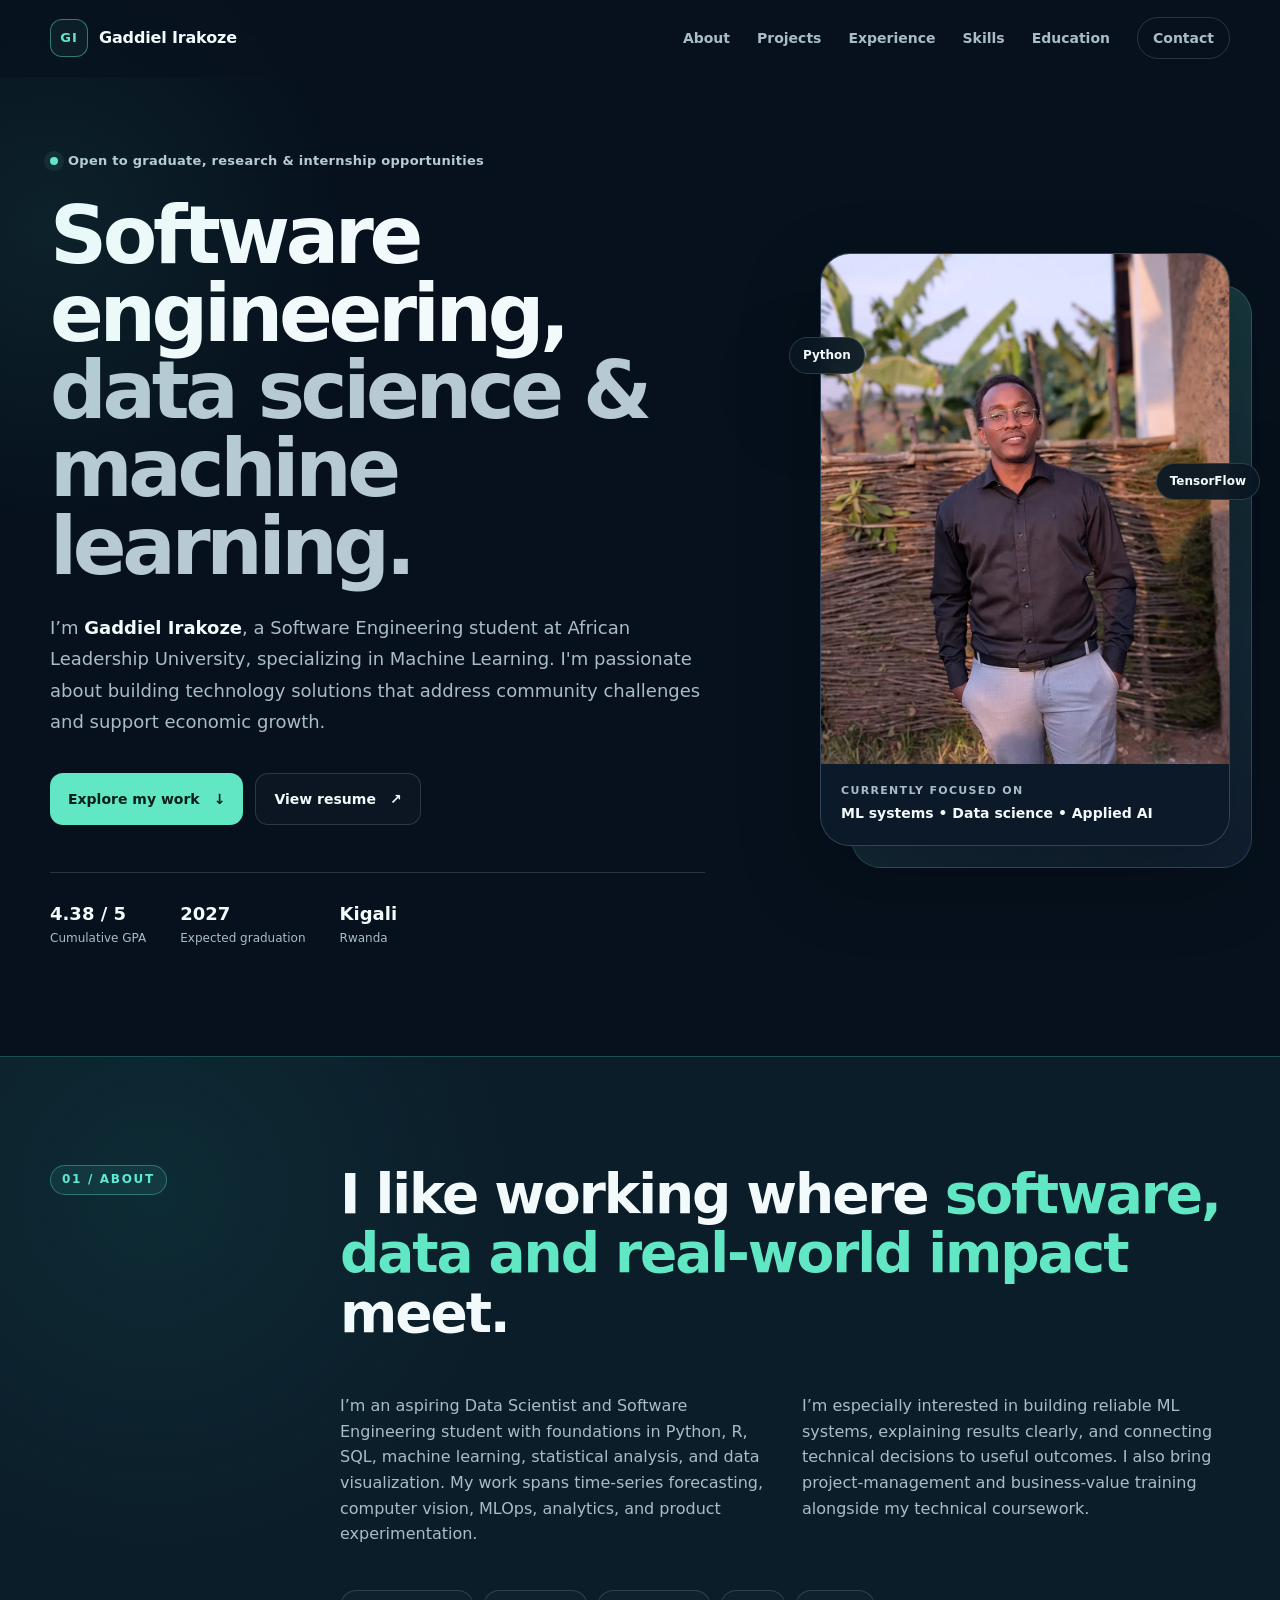
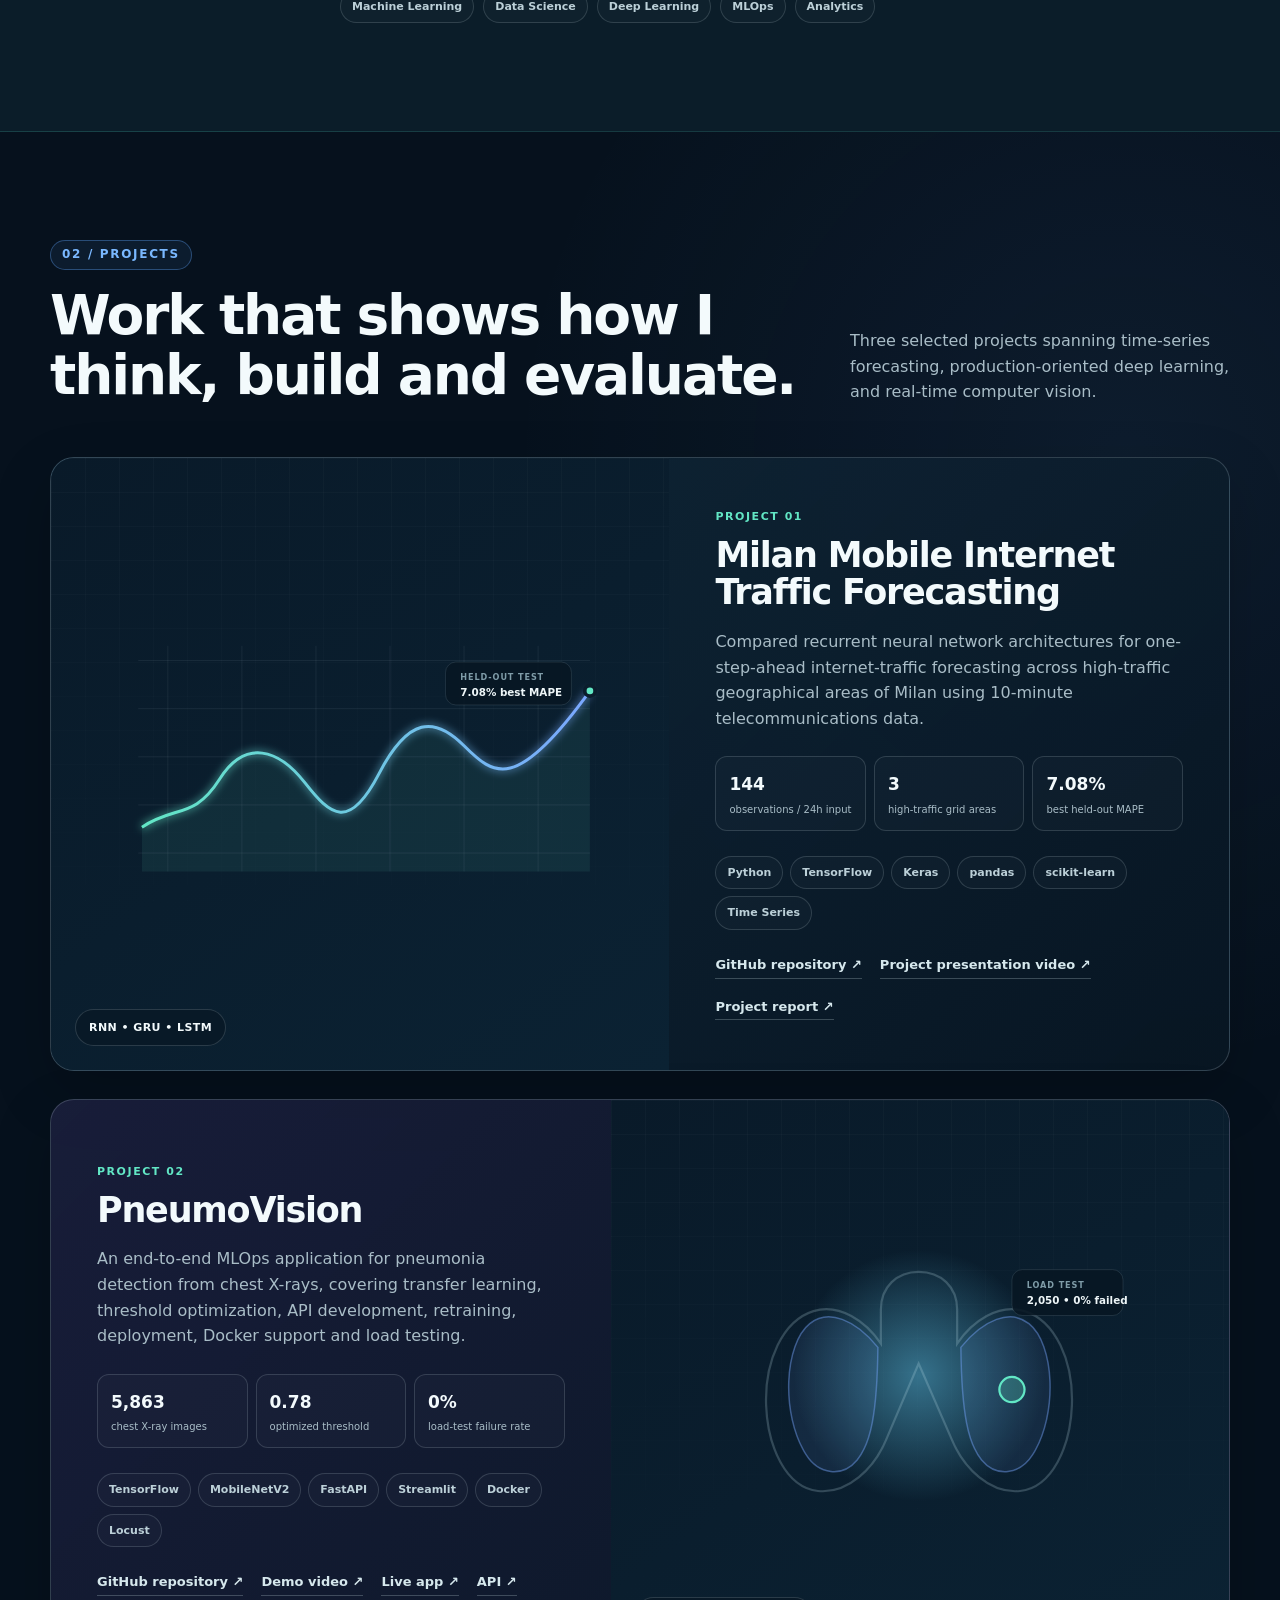
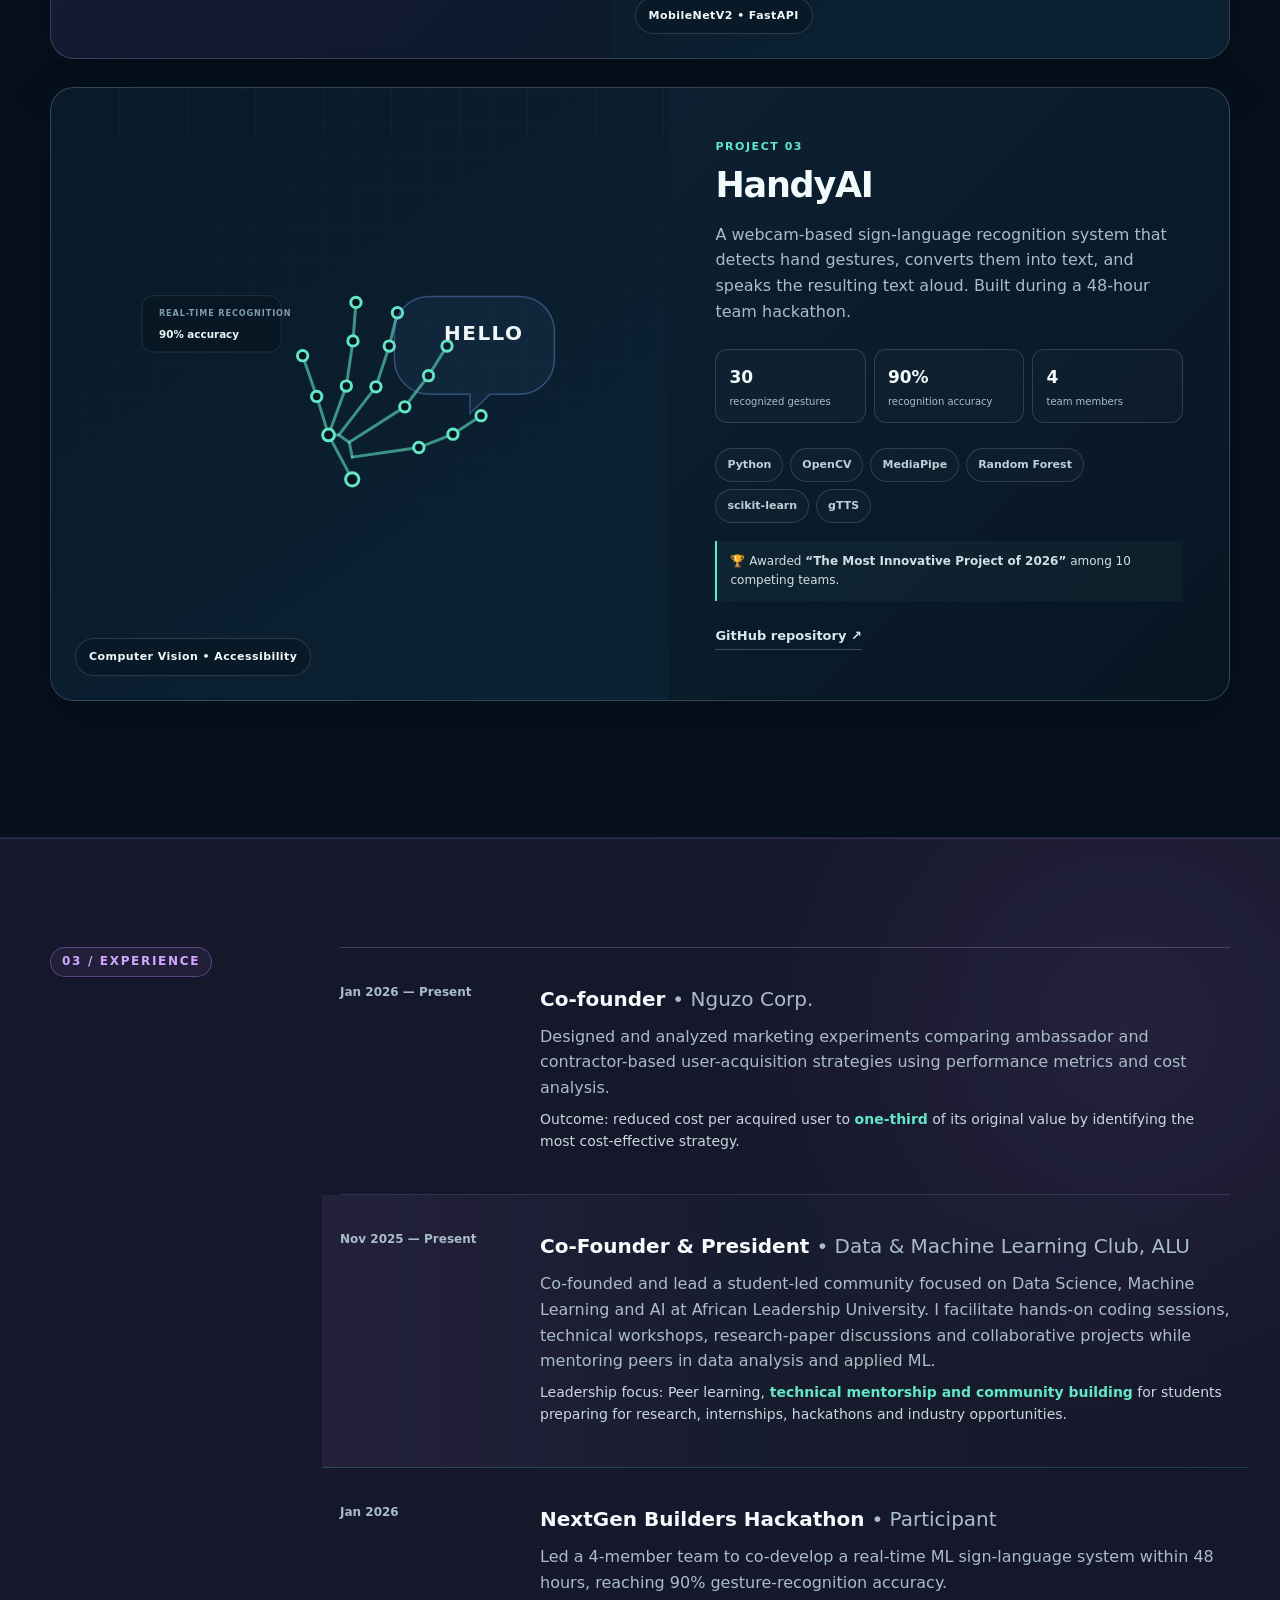
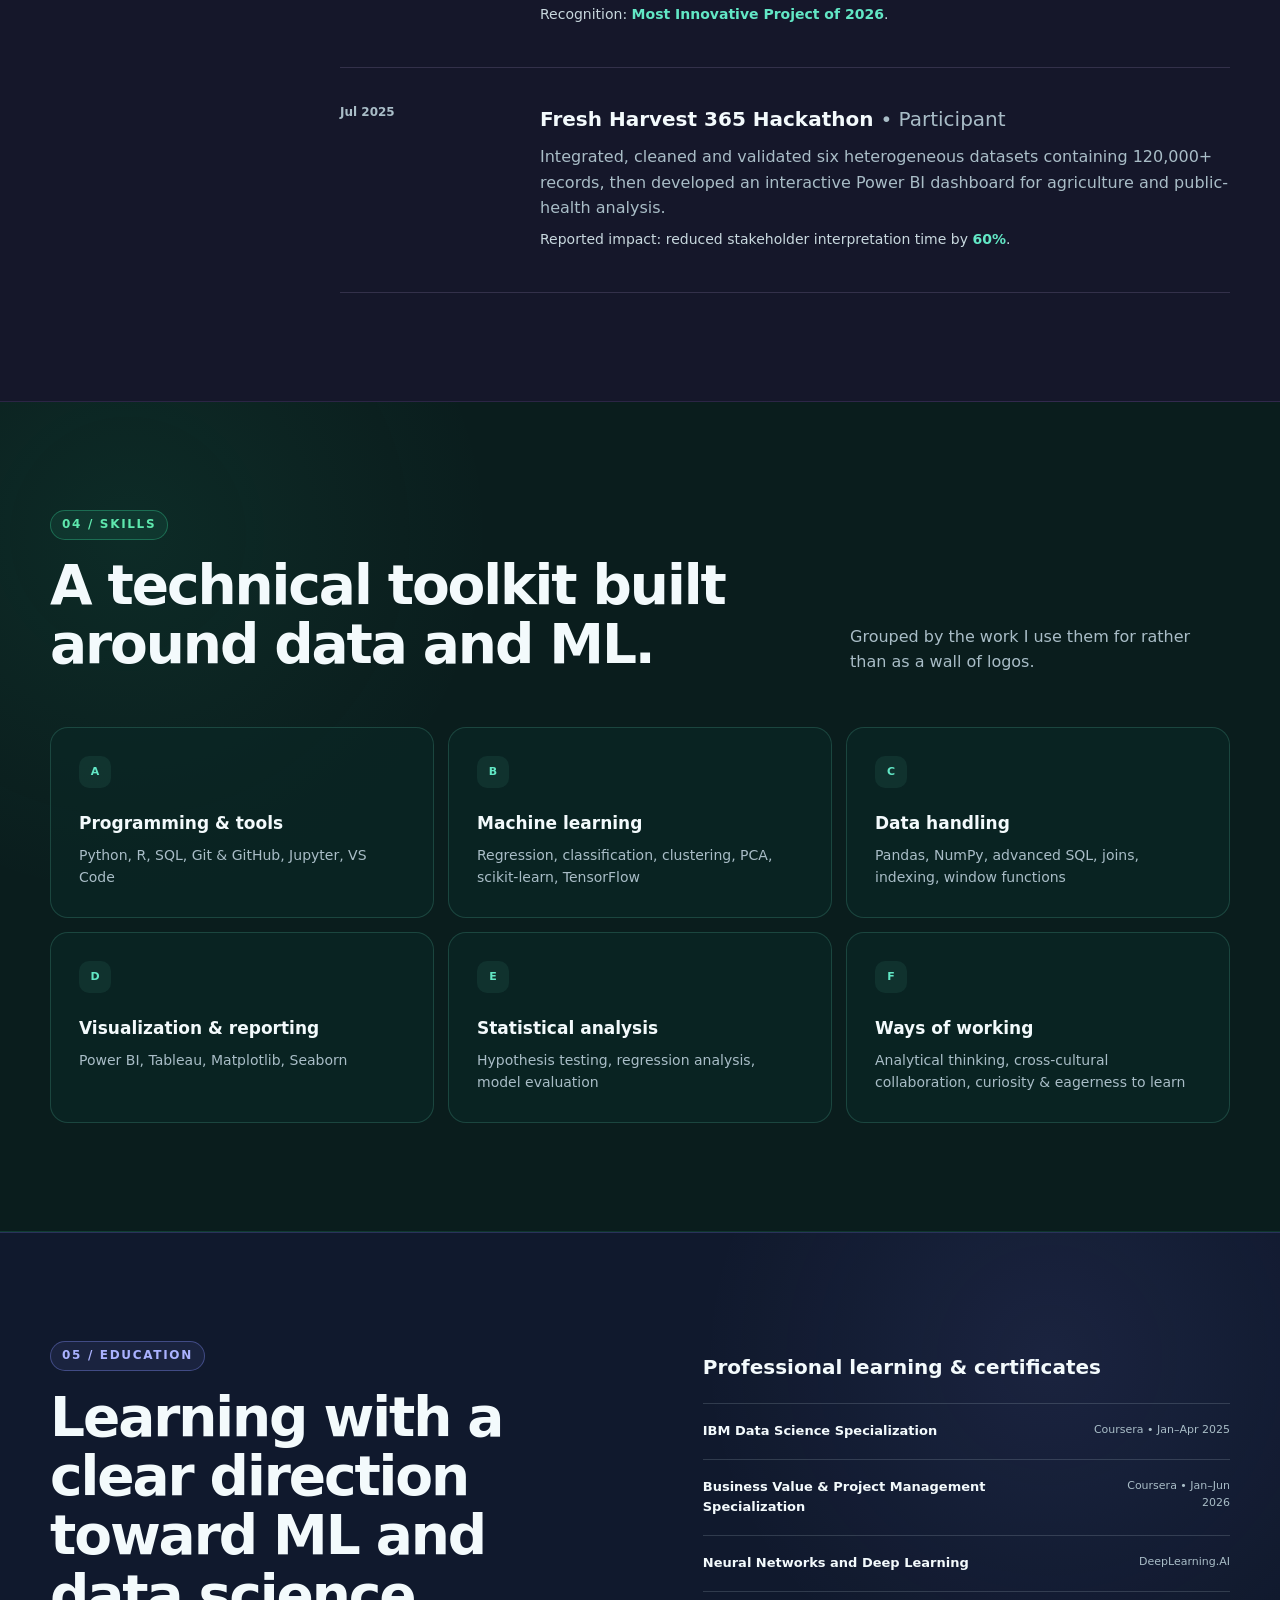
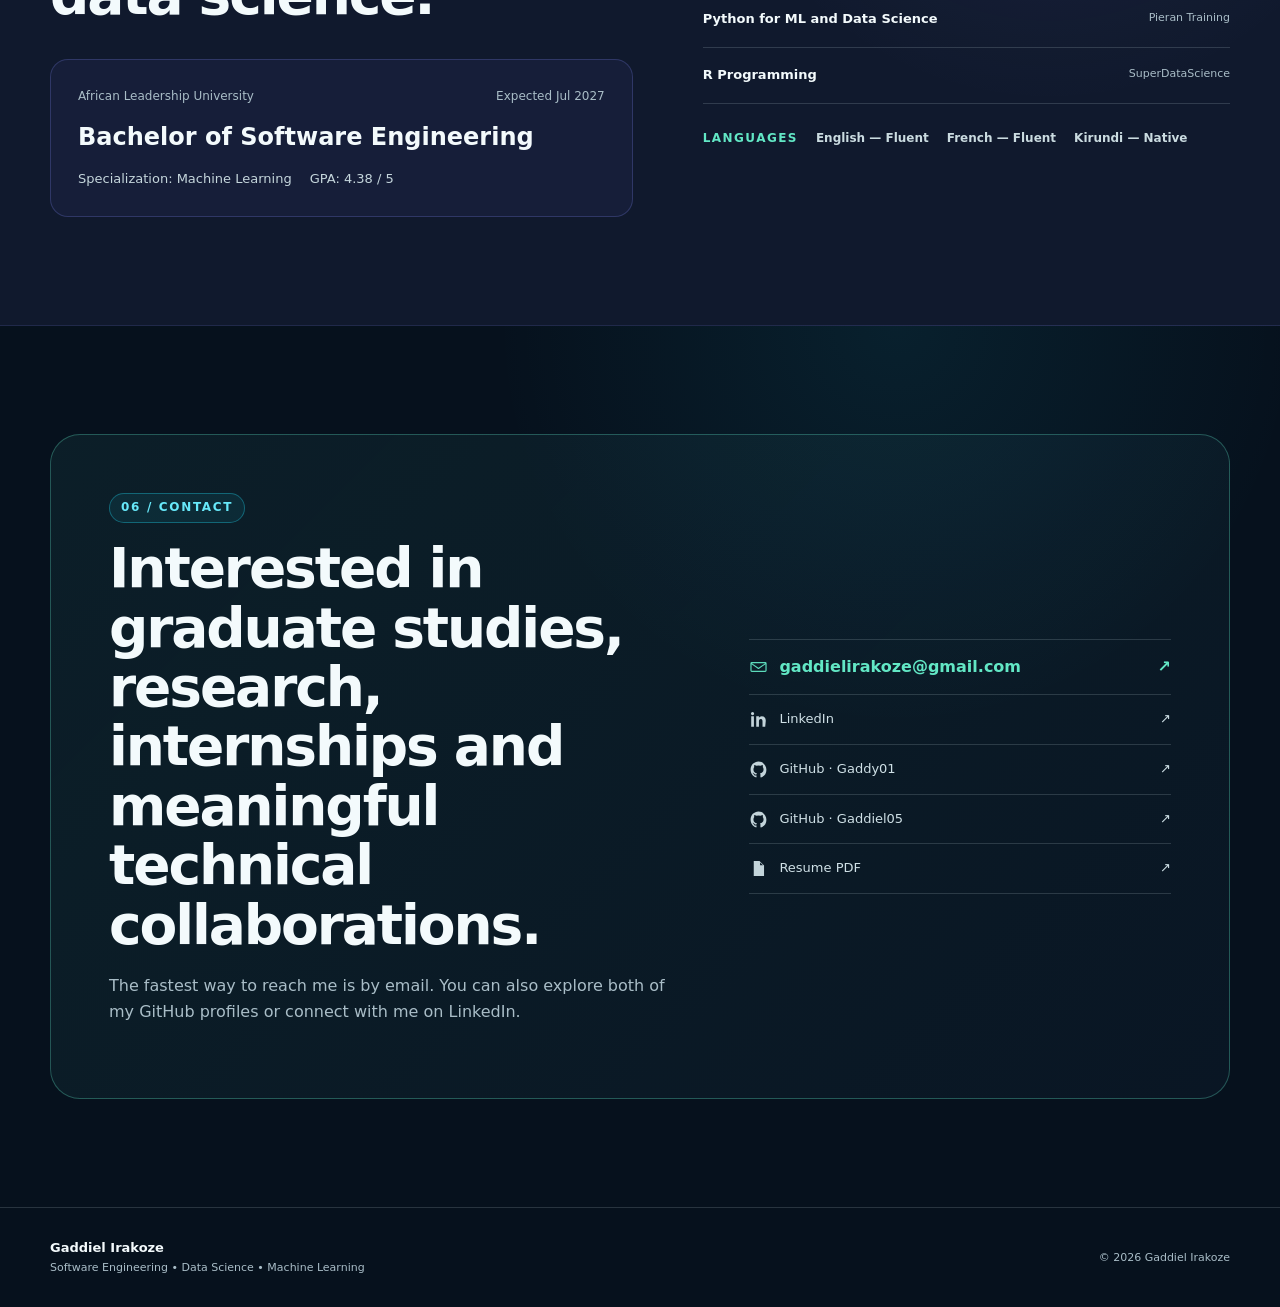
<file: index.html>
<!doctype html>
<html lang="en">
<head>
  <meta charset="utf-8" />
  <meta name="viewport" content="width=device-width, initial-scale=1" />
  <meta name="description" content="Portfolio of Gaddiel Irakoze — Software Engineering student focused on data science, machine learning, and AI." />
  <meta name="theme-color" content="#08131f" />
  <meta property="og:title" content="Gaddiel Irakoze | Data Science & ML Portfolio" />
  <meta property="og:description" content="Selected machine learning, MLOps, computer vision, and data projects by Gaddiel Irakoze." />
  <meta property="og:type" content="website" />
  <title>Gaddiel Irakoze | Portfolio</title>
  <link rel="stylesheet" href="styles.css" />
</head>
<body>
  <a class="skip-link" href="#main">Skip to content</a>

  <header class="site-header" id="top">
    <div class="container nav-wrap">
      <a class="brand" href="#top" aria-label="Gaddiel Irakoze home">
        <span class="brand-mark">GI</span>
        <span>Gaddiel Irakoze</span>
      </a>
      <button class="menu-btn" type="button" aria-label="Toggle navigation" aria-expanded="false">Menu</button>
      <nav class="nav" aria-label="Primary navigation">
        <a href="#about">About</a>
        <a href="#projects">Projects</a>
        <a href="#experience">Experience</a>
        <a href="#skills">Skills</a>
        <a href="#education">Education</a>
        <a class="nav-cta" href="#contact">Contact</a>
      </nav>
    </div>
  </header>

  <main id="main">
    <section class="hero section-pad">
      <div class="container hero-grid">
        <div class="hero-copy reveal">
          <div class="eyebrow"><span class="status-dot"></span> Open to graduate, research & internship opportunities</div>
          <h1>Software engineering,<br><span>data science & machine learning.</span></h1>
          <p class="hero-lead">I’m <strong>Gaddiel Irakoze</strong>, a Software Engineering student at African Leadership University, specializing in Machine Learning. I'm passionate about building technology solutions that address community challenges and support economic growth.</p>
          <div class="hero-actions">
            <a class="btn btn-primary" href="#projects">Explore my work <span aria-hidden="true">↓</span></a>
            <a class="btn btn-secondary" href="resume.html" target="_blank" rel="noopener">View resume <span aria-hidden="true">↗</span></a>
          </div>
          <div class="hero-meta" aria-label="Profile highlights">
            <div><strong>4.38 / 5</strong><span>Cumulative GPA</span></div>
            <div><strong>2027</strong><span>Expected graduation</span></div>
            <div><strong>Kigali</strong><span>Rwanda</span></div>
          </div>
        </div>

        <div class="hero-photo-wrap reveal delay-1">
          <div class="photo-backdrop"></div>
          <figure class="hero-photo-card">
            <img src="assets/gaddiel-profile.webp" alt="Portrait of Gaddiel Irakoze" decoding="async" />
            <figcaption>
              <span>Currently focused on</span>
              <strong>ML systems • Data science • Applied AI</strong>
            </figcaption>
          </figure>
          <div class="floating-chip chip-one">Python</div>
          <div class="floating-chip chip-two">TensorFlow</div>
        </div>
      </div>
    </section>

    <section class="about section-pad" id="about">
      <div class="container split-section">
        <div class="section-kicker reveal">01 / About</div>
        <div class="about-content reveal delay-1">
          <h2>I like working where <span>software, data and real-world impact</span> meet.</h2>
          <div class="about-columns">
            <p>I’m an aspiring Data Scientist and Software Engineering student with foundations in Python, R, SQL, machine learning, statistical analysis, and data visualization. My work spans time-series forecasting, computer vision, MLOps, analytics, and product experimentation.</p>
            <p>I’m especially interested in building reliable ML systems, explaining results clearly, and connecting technical decisions to useful outcomes. I also bring project-management and business-value training alongside my technical coursework.</p>
          </div>
          <div class="focus-row" aria-label="Areas of focus">
            <span>Machine Learning</span><span>Data Science</span><span>Deep Learning</span><span>MLOps</span><span>Analytics</span>
          </div>
        </div>
      </div>
    </section>

    <section class="projects section-pad" id="projects">
      <div class="container">
        <div class="section-head reveal">
          <div>
            <div class="section-kicker">02 / Projects</div>
            <h2>Work that shows how I think, build and evaluate.</h2>
          </div>
          <p>Three selected projects spanning time-series forecasting, production-oriented deep learning, and real-time computer vision.</p>
        </div>

        <article class="project-feature reveal">
          <div class="project-visual visual-forecast" aria-hidden="true">
            <svg viewBox="0 0 760 430" role="img">
              <defs>
                <linearGradient id="g1" x1="0" x2="1"><stop stop-color="#62e7c5"/><stop offset="1" stop-color="#7aa7ff"/></linearGradient>
                <filter id="glow"><feGaussianBlur stdDeviation="6" result="b"/><feMerge><feMergeNode in="b"/><feMergeNode in="SourceGraphic"/></feMerge></filter>
              </defs>
              <g class="chart-grid">
                <path d="M80 75H690M80 140H690M80 205H690M80 270H690M80 335H690"/>
                <path d="M120 55V360M220 55V360M320 55V360M420 55V360M520 55V360M620 55V360"/>
              </g>
              <path class="area" d="M85 300 C130 270 155 290 190 235 S270 195 305 240 S365 305 405 228 S480 150 520 190 S590 255 690 116 L690 360 L85 360 Z" />
              <path class="line" d="M85 300 C130 270 155 290 190 235 S270 195 305 240 S365 305 405 228 S480 150 520 190 S590 255 690 116" stroke="url(#g1)" filter="url(#glow)"/>
              <circle cx="690" cy="116" r="7" class="chart-dot"/>
              <rect x="495" y="77" width="170" height="58" rx="14" class="chart-label-bg"/>
              <text x="515" y="101" class="chart-label-small">HELD-OUT TEST</text>
              <text x="515" y="123" class="chart-label-big">7.08% best MAPE</text>
            </svg>
            <div class="visual-badge">RNN • GRU • LSTM</div>
          </div>
          <div class="project-info">
            <div class="project-number">Project 01</div>
            <h3>Milan Mobile Internet Traffic Forecasting</h3>
            <p>Compared recurrent neural network architectures for one-step-ahead internet-traffic forecasting across high-traffic geographical areas of Milan using 10-minute telecommunications data.</p>
            <div class="metric-grid">
              <div><strong>144</strong><span>observations / 24h input</span></div>
              <div><strong>3</strong><span>high-traffic grid areas</span></div>
              <div><strong>7.08%</strong><span>best held-out MAPE</span></div>
            </div>
            <div class="tags"><span>Python</span><span>TensorFlow</span><span>Keras</span><span>pandas</span><span>scikit-learn</span><span>Time Series</span></div>
            <div class="project-links">
              <a href="https://github.com/Gaddy01/Time-Series-Forcasting" target="_blank" rel="noopener">GitHub repository ↗</a>
              <a href="https://drive.google.com/file/d/1jmcS0mlG3AqNaOU6c-vLHk1NgRH6qXg7/view?usp=sharing" target="_blank" rel="noopener">Project presentation video ↗</a>
              <a href="https://docs.google.com/document/d/1GnOnEtGckwDOdJhEp81oR4MeClpOC-Ag/edit?usp=sharing&ouid=108586448699878225906&rtpof=true&sd=true" target="_blank" rel="noopener">Project report ↗</a>
            </div>
          </div>
        </article>

        <article class="project-feature project-reverse reveal">
          <div class="project-visual visual-pneumo" aria-hidden="true">
            <svg viewBox="0 0 760 430" role="img">
              <defs>
                <radialGradient id="lungGlow"><stop offset="0" stop-color="#6bd9ff" stop-opacity=".45"/><stop offset="1" stop-color="#6bd9ff" stop-opacity="0"/></radialGradient>
                <linearGradient id="scanLine" x1="0" x2="1"><stop stop-color="#55dfbd" stop-opacity="0"/><stop offset=".5" stop-color="#55dfbd"/><stop offset="1" stop-color="#55dfbd" stop-opacity="0"/></linearGradient>
              </defs>
              <circle cx="380" cy="210" r="170" fill="url(#lungGlow)"/>
              <path class="body-line" d="M379 70c-29 0-51 20-51 51v46c-20-30-56-55-91-44-42 13-66 68-64 127 2 55 26 111 70 116 41 4 76-31 92-69l44-103 45 103c16 38 51 73 92 69 44-5 68-61 70-116 2-59-22-114-64-127-35-11-71 14-91 44v-46c0-31-22-51-52-51z"/>
              <path class="lung-fill" d="M324 172c-31-38-67-52-92-32-34 27-40 121-5 177 17 27 49 31 69 7 18-22 27-62 28-152zM436 172c31-38 67-52 92-32 34 27 40 121 5 177-17 27-49 31-69 7-18-22-27-62-28-152z"/>
              <path d="M177 244H583" stroke="url(#scanLine)" stroke-width="5"/>
              <circle cx="505" cy="229" r="17" class="scan-hit"/>
              <rect x="505" y="67" width="150" height="62" rx="14" class="chart-label-bg"/>
              <text x="525" y="92" class="chart-label-small">LOAD TEST</text>
              <text x="525" y="114" class="chart-label-big">2,050 • 0% failed</text>
            </svg>
            <div class="visual-badge">MobileNetV2 • FastAPI</div>
          </div>
          <div class="project-info">
            <div class="project-number">Project 02</div>
            <h3>PneumoVision</h3>
            <p>An end-to-end MLOps application for pneumonia detection from chest X-rays, covering transfer learning, threshold optimization, API development, retraining, deployment, Docker support and load testing.</p>
            <div class="metric-grid">
              <div><strong>5,863</strong><span>chest X-ray images</span></div>
              <div><strong>0.78</strong><span>optimized threshold</span></div>
              <div><strong>0%</strong><span>load-test failure rate</span></div>
            </div>
            <div class="tags"><span>TensorFlow</span><span>MobileNetV2</span><span>FastAPI</span><span>Streamlit</span><span>Docker</span><span>Locust</span></div>
            <div class="project-links">
              <a href="https://github.com/Gaddy01/MLPipeline-Summative-MLOP" target="_blank" rel="noopener">GitHub repository ↗</a>
              <a href="https://www.youtube.com/watch?v=96DtQLmlbhQ" target="_blank" rel="noopener">Demo video ↗</a>
              <a href="https://pneumonia-ui-zqlo.onrender.com" target="_blank" rel="noopener">Live app ↗</a>
              <a href="https://pneumovision-kkwn.onrender.com" target="_blank" rel="noopener">API ↗</a>
            </div>
          </div>
        </article>

        <article class="project-feature reveal">
          <div class="project-visual visual-handy" aria-hidden="true">
            <svg viewBox="0 0 760 430" role="img">
              <g class="landmark-lines">
                <path d="M369 330L337 270L321 218L302 163"/>
                <path d="M337 270L361 204L370 143L374 91"/>
                <path d="M351 270L401 205L419 150L430 105"/>
                <path d="M365 280L440 232L472 190L497 150"/>
                <path d="M369 300L459 287L505 269L543 244"/>
                <path d="M337 270L351 270L365 280L369 300"/>
              </g>
              <g class="landmarks">
                <circle cx="369" cy="330" r="9"/><circle cx="337" cy="270" r="8"/><circle cx="321" cy="218" r="7"/><circle cx="302" cy="163" r="7"/>
                <circle cx="361" cy="204" r="7"/><circle cx="370" cy="143" r="7"/><circle cx="374" cy="91" r="7"/>
                <circle cx="401" cy="205" r="7"/><circle cx="419" cy="150" r="7"/><circle cx="430" cy="105" r="7"/>
                <circle cx="440" cy="232" r="7"/><circle cx="472" cy="190" r="7"/><circle cx="497" cy="150" r="7"/>
                <circle cx="459" cy="287" r="7"/><circle cx="505" cy="269" r="7"/><circle cx="543" cy="244" r="7"/>
              </g>
              <rect x="85" y="82" width="188" height="76" rx="16" class="chart-label-bg"/>
              <text x="108" y="110" class="chart-label-small">REAL-TIME RECOGNITION</text>
              <text x="108" y="139" class="chart-label-big">90% accuracy</text>
              <path class="speech-line" d="M473 83h122c26 0 47 21 47 47v38c0 26-21 47-47 47h-40l-27 26v-26h-55c-26 0-47-21-47-47v-38c0-26 21-47 47-47z"/>
              <text x="493" y="142" class="speech-text">HELLO</text>
            </svg>
            <div class="visual-badge">Computer Vision • Accessibility</div>
          </div>
          <div class="project-info">
            <div class="project-number">Project 03</div>
            <h3>HandyAI</h3>
            <p>A webcam-based sign-language recognition system that detects hand gestures, converts them into text, and speaks the resulting text aloud. Built during a 48-hour team hackathon.</p>
            <div class="metric-grid">
              <div><strong>30</strong><span>recognized gestures</span></div>
              <div><strong>90%</strong><span>recognition accuracy</span></div>
              <div><strong>4</strong><span>team members</span></div>
            </div>
            <div class="tags"><span>Python</span><span>OpenCV</span><span>MediaPipe</span><span>Random Forest</span><span>scikit-learn</span><span>gTTS</span></div>
            <div class="project-award">🏆 Awarded <strong>“The Most Innovative Project of 2026”</strong> among 10 competing teams.</div>
            <div class="project-links">
              <a href="https://github.com/Gaddiel05/Cognition-Crew-Project" target="_blank" rel="noopener">GitHub repository ↗</a>
            </div>
          </div>
        </article>
      </div>
    </section>

    <section class="experience section-pad" id="experience">
      <div class="container split-section">
        <div class="section-kicker reveal">03 / Experience</div>
        <div class="timeline reveal delay-1">
          <article class="timeline-item">
            <div class="timeline-date">Jan 2026 — Present</div>
            <div class="timeline-body">
              <h3>Co-founder <span>• Nguzo Corp.</span></h3>
              <p>Designed and analyzed marketing experiments comparing ambassador and contractor-based user-acquisition strategies using performance metrics and cost analysis.</p>
              <p class="outcome">Outcome: reduced cost per acquired user to <strong>one-third</strong> of its original value by identifying the most cost-effective strategy.</p>
            </div>
          </article>
          <article class="timeline-item featured-role">
            <div class="timeline-date">Nov 2025 — Present</div>
            <div class="timeline-body">
              <h3>Co-Founder &amp; President <span>• Data &amp; Machine Learning Club, ALU</span></h3>
              <p>Co-founded and lead a student-led community focused on Data Science, Machine Learning and AI at African Leadership University. I facilitate hands-on coding sessions, technical workshops, research-paper discussions and collaborative projects while mentoring peers in data analysis and applied ML.</p>
              <p class="outcome">Leadership focus: Peer learning,<strong> technical mentorship and community building</strong> for students preparing for research, internships, hackathons and industry opportunities.</p>
            </div>
          </article>
          <article class="timeline-item">
            <div class="timeline-date">Jan 2026</div>
            <div class="timeline-body">
              <h3>NextGen Builders Hackathon <span>• Participant</span></h3>
              <p>Led a 4-member team to co-develop a real-time ML sign-language system within 48 hours, reaching 90% gesture-recognition accuracy.</p>
              <p class="outcome">Recognition: <strong>Most Innovative Project of 2026</strong>.</p>
            </div>
          </article>
          <article class="timeline-item">
            <div class="timeline-date">Jul 2025</div>
            <div class="timeline-body">
              <h3>Fresh Harvest 365 Hackathon <span>• Participant</span></h3>
              <p>Integrated, cleaned and validated six heterogeneous datasets containing 120,000+ records, then developed an interactive Power BI dashboard for agriculture and public-health analysis.</p>
              <p class="outcome">Reported impact: reduced stakeholder interpretation time by <strong>60%</strong>.</p>
            </div>
          </article>
        </div>
      </div>
    </section>

    <section class="skills section-pad" id="skills">
      <div class="container">
        <div class="section-head reveal">
          <div><div class="section-kicker">04 / Skills</div><h2>A technical toolkit built around data and ML.</h2></div>
          <p>Grouped by the work I use them for rather than as a wall of logos.</p>
        </div>
        <div class="skills-grid reveal delay-1">
          <article><div class="skill-index">A</div><h3>Programming & tools</h3><p>Python, R, SQL, Git & GitHub, Jupyter, VS Code</p></article>
          <article><div class="skill-index">B</div><h3>Machine learning</h3><p>Regression, classification, clustering, PCA, scikit-learn, TensorFlow</p></article>
          <article><div class="skill-index">C</div><h3>Data handling</h3><p>Pandas, NumPy, advanced SQL, joins, indexing, window functions</p></article>
          <article><div class="skill-index">D</div><h3>Visualization & reporting</h3><p>Power BI, Tableau, Matplotlib, Seaborn</p></article>
          <article><div class="skill-index">E</div><h3>Statistical analysis</h3><p>Hypothesis testing, regression analysis, model evaluation</p></article>
          <article><div class="skill-index">F</div><h3>Ways of working</h3><p>Analytical thinking, cross-cultural collaboration, curiosity & eagerness to learn</p></article>
        </div>
      </div>
    </section>

    <section class="education section-pad" id="education">
      <div class="container education-grid">
        <div class="reveal">
          <div class="section-kicker">05 / Education</div>
          <h2>Learning with a clear direction toward ML and data science.</h2>
          <div class="edu-card primary-card">
            <div class="edu-top"><span>African Leadership University</span><span>Expected Jul 2027</span></div>
            <h3>Bachelor of Software Engineering</h3>
            <div class="edu-details"><span>Specialization: Machine Learning</span><span>GPA: 4.38 / 5</span></div>
          </div>
        </div>
        <div class="credentials reveal delay-1">
          <h3>Professional learning & certificates</h3>
          <div class="credential-list">
            <div><strong>IBM Data Science Specialization</strong><span>Coursera • Jan–Apr 2025</span></div>
            <div><strong>Business Value & Project Management Specialization</strong><span>Coursera • Jan–Jun 2026</span></div>
            <div><strong>Neural Networks and Deep Learning</strong><span>DeepLearning.AI</span></div>
            <div><strong>Python for ML and Data Science</strong><span>Pieran Training</span></div>
            <div><strong>R Programming</strong><span>SuperDataScience</span></div>
          </div>
          <div class="languages"><span>Languages</span><strong>English — Fluent</strong><strong>French — Fluent</strong><strong>Kirundi — Native</strong></div>
        </div>
      </div>
    </section>

    <section class="contact section-pad" id="contact">
      <div class="container contact-card reveal">
        <div>
          <div class="section-kicker">06 / Contact</div>
          <h2>Interested in graduate studies, research, internships and meaningful technical collaborations.</h2>
          <p>The fastest way to reach me is by email. You can also explore both of my GitHub profiles or connect with me on LinkedIn.</p>
        </div>
        <div class="contact-actions">
          <a class="contact-main" href="mailto:gaddielirakoze@gmail.com"><span class="contact-link-label"><svg class="contact-icon" viewBox="0 0 24 24" aria-hidden="true"><path d="M3.5 5.75h17a1.75 1.75 0 0 1 1.75 1.75v9a1.75 1.75 0 0 1-1.75 1.75h-17A1.75 1.75 0 0 1 1.75 16.5v-9A1.75 1.75 0 0 1 3.5 5.75Zm.12 1.5L12 13.02l8.38-5.77H3.62Zm17.13 1.43-8.32 5.73a.75.75 0 0 1-.86 0L3.25 8.68v7.82c0 .14.11.25.25.25h17a.25.25 0 0 0 .25-.25V8.68Z"/></svg><span>gaddielirakoze@gmail.com</span></span><span>↗</span></a>
          <a href="https://www.linkedin.com/in/irakoze-gaddiel-9075581b8" target="_blank" rel="noopener"><span class="contact-link-label"><svg class="contact-icon" viewBox="0 0 24 24" aria-hidden="true"><path d="M6.2 8.05H2.8V21h3.4V8.05ZM4.5 2.5A2 2 0 1 0 4.5 6.5a2 2 0 0 0 0-4ZM21.2 13.57c0-3.9-2.08-5.72-4.86-5.72-2.24 0-3.24 1.23-3.8 2.1V8.05H9.15V21h3.4v-6.41c0-1.69.32-3.33 2.42-3.33 2.07 0 2.1 1.94 2.1 3.44V21h3.4l.73-7.43Z"/></svg><span>LinkedIn</span></span><span>↗</span></a>
          <a href="https://github.com/Gaddy01" target="_blank" rel="noopener"><span class="contact-link-label"><svg class="contact-icon" viewBox="0 0 24 24" aria-hidden="true"><path d="M12 2C6.48 2 2 6.58 2 12.23c0 4.52 2.87 8.35 6.84 9.71.5.1.68-.22.68-.49 0-.24-.01-1.05-.01-1.91-2.78.62-3.37-1.2-3.37-1.2-.45-1.18-1.11-1.49-1.11-1.49-.91-.64.07-.63.07-.63 1 .07 1.53 1.06 1.53 1.06.9 1.57 2.35 1.12 2.92.86.09-.66.35-1.12.64-1.38-2.22-.26-4.56-1.14-4.56-5.06 0-1.12.39-2.03 1.03-2.75-.1-.26-.45-1.3.1-2.71 0 0 .84-.28 2.75 1.05A9.3 9.3 0 0 1 12 6.94a9.3 9.3 0 0 1 2.5.35c1.91-1.33 2.75-1.05 2.75-1.05.55 1.41.2 2.45.1 2.71.64.72 1.03 1.63 1.03 2.75 0 3.93-2.35 4.8-4.58 5.05.36.32.68.94.68 1.9 0 1.37-.01 2.48-.01 2.82 0 .27.18.59.69.49A10.25 10.25 0 0 0 22 12.23C22 6.58 17.52 2 12 2Z"/></svg><span>GitHub · Gaddy01</span></span><span>↗</span></a>
          <a href="https://github.com/Gaddiel05" target="_blank" rel="noopener"><span class="contact-link-label"><svg class="contact-icon" viewBox="0 0 24 24" aria-hidden="true"><path d="M12 2C6.48 2 2 6.58 2 12.23c0 4.52 2.87 8.35 6.84 9.71.5.1.68-.22.68-.49 0-.24-.01-1.05-.01-1.91-2.78.62-3.37-1.2-3.37-1.2-.45-1.18-1.11-1.49-1.11-1.49-.91-.64.07-.63.07-.63 1 .07 1.53 1.06 1.53 1.06.9 1.57 2.35 1.12 2.92.86.09-.66.35-1.12.64-1.38-2.22-.26-4.56-1.14-4.56-5.06 0-1.12.39-2.03 1.03-2.75-.1-.26-.45-1.3.1-2.71 0 0 .84-.28 2.75 1.05A9.3 9.3 0 0 1 12 6.94a9.3 9.3 0 0 1 2.5.35c1.91-1.33 2.75-1.05 2.75-1.05.55 1.41.2 2.45.1 2.71.64.72 1.03 1.63 1.03 2.75 0 3.93-2.35 4.8-4.58 5.05.36.32.68.94.68 1.9 0 1.37-.01 2.48-.01 2.82 0 .27.18.59.69.49A10.25 10.25 0 0 0 22 12.23C22 6.58 17.52 2 12 2Z"/></svg><span>GitHub · Gaddiel05</span></span><span>↗</span></a>
          <a href="resume.html" target="_blank" rel="noopener"><span class="contact-link-label"><svg class="contact-icon" viewBox="0 0 24 24" aria-hidden="true"><path d="M6 2.5h7.2L19 8.3V21.5H6V2.5Zm8 1.8V8h3.7L14 4.3ZM8.5 12h8v1.5h-8V12Zm0 3.5h8V17h-8v-1.5Z"/></svg><span>Resume PDF</span></span><span>↗</span></a>
        </div>
      </div>
    </section>
  </main>

  <footer>
    <div class="container footer-inner">
      <div><strong>Gaddiel Irakoze</strong><span>Software Engineering • Data Science • Machine Learning</span></div>
      <div>© <span id="year"></span> Gaddiel Irakoze</div>
    </div>
  </footer>

  <script src="script.js"></script>
</body>
</html>
</file>
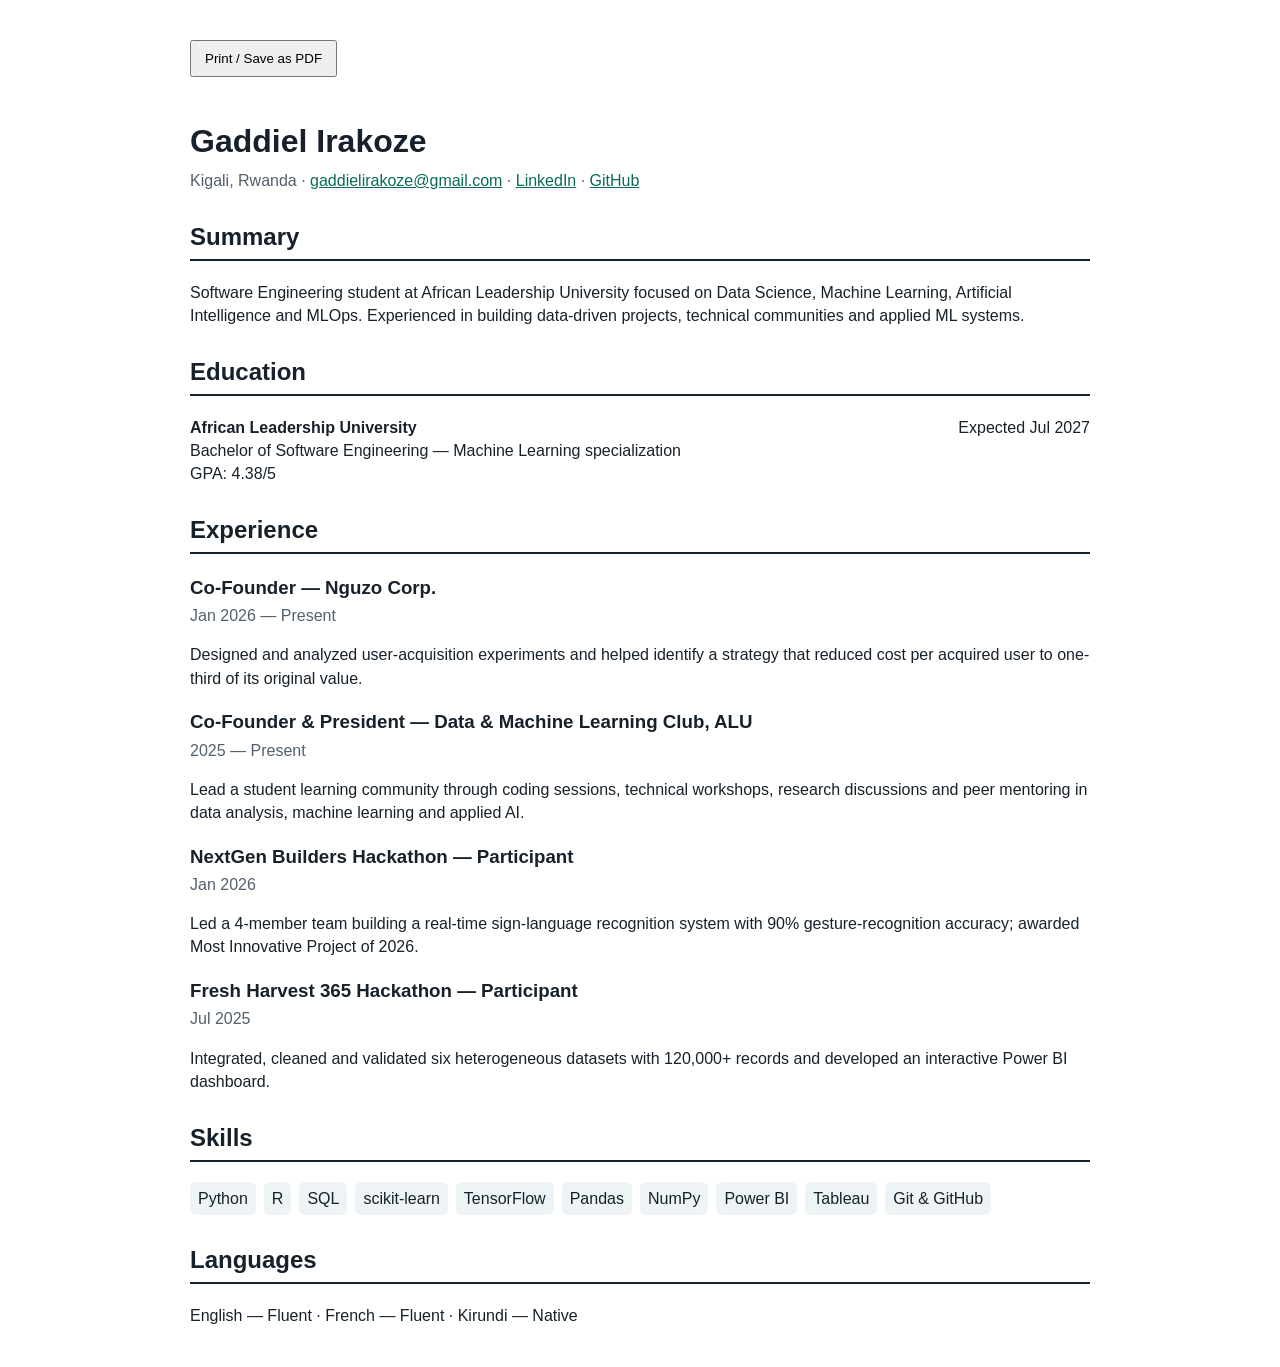
<file: resume.html>
<!doctype html>
<html lang="en"><head><meta charset="utf-8"><meta name="viewport" content="width=device-width,initial-scale=1"><title>Gaddiel Irakoze — Resume</title>
<style>body{font-family:Arial,sans-serif;max-width:900px;margin:40px auto;padding:0 24px;color:#17212b;line-height:1.45}h1{margin-bottom:4px}h2{border-bottom:2px solid #17212b;padding-bottom:4px;margin-top:28px}h3{margin-bottom:3px}.meta,.sub{color:#52606d}.row{display:flex;justify-content:space-between;gap:20px}.chips{display:flex;gap:8px;flex-wrap:wrap}.chips span{background:#eef3f6;padding:5px 8px;border-radius:6px}a{color:#0b6b57}.print{margin-bottom:20px;padding:9px 13px}@media print{body{margin:0;max-width:none}.print{display:none}a{color:#17212b;text-decoration:none}}</style></head><body>
<button class="print" onclick="window.print()">Print / Save as PDF</button><h1>Gaddiel Irakoze</h1><div class="meta">Kigali, Rwanda · <a href="mailto:gaddielirakoze@gmail.com">gaddielirakoze@gmail.com</a> · <a href="https://www.linkedin.com/in/irakoze-gaddiel-9075581b8">LinkedIn</a> · <a href="https://github.com/Gaddy01">GitHub</a></div>
<h2>Summary</h2><p>Software Engineering student at African Leadership University focused on Data Science, Machine Learning, Artificial Intelligence and MLOps. Experienced in building data-driven projects, technical communities and applied ML systems.</p>
<h2>Education</h2><div class="row"><div><strong>African Leadership University</strong><br>Bachelor of Software Engineering — Machine Learning specialization<br>GPA: 4.38/5</div><div>Expected Jul 2027</div></div>
<h2>Experience</h2><h3>Co-Founder — Nguzo Corp.</h3><div class="sub">Jan 2026 — Present</div><p>Designed and analyzed user-acquisition experiments and helped identify a strategy that reduced cost per acquired user to one-third of its original value.</p>
<h3>Co-Founder & President — Data & Machine Learning Club, ALU</h3><div class="sub">2025 — Present</div><p>Lead a student learning community through coding sessions, technical workshops, research discussions and peer mentoring in data analysis, machine learning and applied AI.</p>
<h3>NextGen Builders Hackathon — Participant</h3><div class="sub">Jan 2026</div><p>Led a 4-member team building a real-time sign-language recognition system with 90% gesture-recognition accuracy; awarded Most Innovative Project of 2026.</p>
<h3>Fresh Harvest 365 Hackathon — Participant</h3><div class="sub">Jul 2025</div><p>Integrated, cleaned and validated six heterogeneous datasets with 120,000+ records and developed an interactive Power BI dashboard.</p>
<h2>Skills</h2><div class="chips"><span>Python</span><span>R</span><span>SQL</span><span>scikit-learn</span><span>TensorFlow</span><span>Pandas</span><span>NumPy</span><span>Power BI</span><span>Tableau</span><span>Git & GitHub</span></div>
<h2>Languages</h2><p>English — Fluent · French — Fluent · Kirundi — Native</p></body></html>
</file>
<file: styles.css>
:root{
  --bg:#06111d;--bg-soft:#0b1b2b;--panel:#10263a;--panel-2:#17324b;--text:#f3fafc;--muted:#a9bdc7;
  --accent:#62e7c5;--accent-2:#82adff;--line:rgba(217,237,242,.16);--shadow:0 30px 80px rgba(0,0,0,.28);
  --max:1180px;--radius:24px;--radius-sm:16px;
}
*{box-sizing:border-box}html{scroll-behavior:smooth}body{margin:0;background:var(--bg);color:var(--text);font-family:Inter,ui-sans-serif,system-ui,-apple-system,BlinkMacSystemFont,"Segoe UI",sans-serif;line-height:1.6;overflow-x:hidden}a{color:inherit}img{max-width:100%;display:block}.container{width:min(var(--max),calc(100% - 40px));margin-inline:auto}.section-pad{padding:108px 0}.skip-link{position:fixed;left:10px;top:-60px;background:white;color:black;padding:10px 14px;z-index:1000;border-radius:8px}.skip-link:focus{top:10px}
.site-header{position:sticky;top:0;z-index:100;background:rgba(8,19,31,.78);backdrop-filter:blur(18px);border-bottom:1px solid transparent;transition:.25s ease}.site-header.scrolled{border-color:var(--line)}.nav-wrap{height:76px;display:flex;align-items:center;justify-content:space-between}.brand{display:flex;align-items:center;gap:11px;text-decoration:none;font-weight:760;letter-spacing:-.01em}.brand-mark{display:grid;place-items:center;width:38px;height:38px;border:1px solid rgba(98,231,197,.45);border-radius:12px;color:var(--accent);font-size:13px;letter-spacing:.08em;background:rgba(98,231,197,.06)}.nav{display:flex;align-items:center;gap:27px}.nav a{text-decoration:none;color:var(--muted);font-size:14px;font-weight:620;transition:.2s}.nav a:hover{color:var(--text)}.nav-cta{border:1px solid var(--line);padding:9px 15px;border-radius:999px}.menu-btn{display:none;background:none;color:var(--text);border:1px solid var(--line);padding:8px 12px;border-radius:10px}
.hero{padding-top:74px;position:relative}.hero:before{content:"";position:absolute;width:620px;height:620px;border-radius:50%;background:radial-gradient(circle,rgba(98,231,197,.08),transparent 67%);left:-260px;top:-160px;pointer-events:none}.hero-grid{display:grid;grid-template-columns:1.08fr .72fr;gap:88px;align-items:center}.eyebrow,.section-kicker{text-transform:uppercase;letter-spacing:.14em;font-size:12px;font-weight:800;color:var(--accent)}.eyebrow{display:flex;align-items:center;gap:10px;text-transform:none;letter-spacing:.02em;font-size:13px;color:#b8cbd3;font-weight:650}.section-kicker{display:inline-flex;align-items:center;padding:6px 10px;border:1px solid rgba(98,231,197,.18);border-radius:999px;background:rgba(98,231,197,.055)}.status-dot{width:8px;height:8px;border-radius:50%;background:var(--accent);box-shadow:0 0 0 6px rgba(98,231,197,.08)}h1{font-size:clamp(50px,6.2vw,83px);line-height:.98;letter-spacing:-.055em;margin:25px 0 26px;max-width:900px}h1 span{color:#b7cad3;font-weight:560}.hero-lead{font-size:18px;line-height:1.75;color:var(--muted);max-width:720px}.hero-lead strong{color:var(--text)}.hero-actions{display:flex;gap:12px;flex-wrap:wrap;margin-top:35px}.btn{display:inline-flex;align-items:center;gap:14px;text-decoration:none;border-radius:13px;padding:14px 18px;font-size:14px;font-weight:750;transition:.2s ease}.btn:hover{transform:translateY(-2px)}.btn-primary{background:var(--accent);color:#062018}.btn-secondary{border:1px solid var(--line);background:rgba(255,255,255,.025)}.hero-meta{display:flex;gap:34px;margin-top:47px;padding-top:27px;border-top:1px solid var(--line)}.hero-meta div{display:flex;flex-direction:column}.hero-meta strong{font-size:18px}.hero-meta span{font-size:12px;color:var(--muted)}
.hero-photo-wrap{position:relative;max-width:410px;justify-self:end}.photo-backdrop{position:absolute;inset:32px -22px -22px 31px;border-radius:30px;background:linear-gradient(145deg,rgba(98,231,197,.24),rgba(122,167,255,.09));border:1px solid rgba(98,231,197,.18)}.hero-photo-card{position:relative;margin:0;overflow:hidden;border-radius:30px;background:var(--panel);border:1px solid var(--line);box-shadow:var(--shadow)}.hero-photo-card img{width:100%;aspect-ratio:4/5;object-fit:cover;object-position:50% 39%}.hero-photo-card figcaption{padding:18px 20px 21px;display:flex;flex-direction:column;background:rgba(11,26,40,.96)}.hero-photo-card figcaption span{font-size:11px;text-transform:uppercase;letter-spacing:.12em;color:var(--muted);font-weight:750}.hero-photo-card figcaption strong{font-size:14px;margin-top:3px}.floating-chip{position:absolute;border:1px solid var(--line);background:rgba(9,23,35,.92);backdrop-filter:blur(12px);padding:8px 13px;border-radius:999px;font-size:12px;font-weight:750;box-shadow:var(--shadow)}.chip-one{left:-31px;top:84px}.chip-two{right:-30px;top:210px}
.split-section{display:grid;grid-template-columns:220px 1fr;gap:70px}.about{background:radial-gradient(circle at 88% 18%,rgba(98,231,197,.08),transparent 24%),linear-gradient(180deg,#091827,#071421);border-top:1px solid rgba(98,231,197,.10);border-bottom:1px solid rgba(98,231,197,.06)}.about-content h2,.section-head h2,.education h2,.contact h2{font-size:clamp(34px,4.4vw,55px);line-height:1.08;letter-spacing:-.038em;margin:0}.about-content h2 span{color:var(--accent)}.about-columns{display:grid;grid-template-columns:1fr 1fr;gap:34px;color:var(--muted);margin-top:34px;font-size:16px}.focus-row{display:flex;flex-wrap:wrap;gap:9px;margin-top:27px}.focus-row span,.tags span{border:1px solid var(--line);border-radius:999px;padding:7px 11px;font-size:11px;font-weight:700;color:#bcd0d8;background:rgba(255,255,255,.018)}
.projects{background:radial-gradient(circle at 7% 10%,rgba(122,167,255,.09),transparent 25%),#06111d;border-bottom:1px solid rgba(122,167,255,.08)}.section-head{display:grid;grid-template-columns:1fr 380px;gap:40px;align-items:end;margin-bottom:52px}.section-head h2{margin-top:16px;max-width:750px}.section-head>p{color:var(--muted);margin:0}.project-feature{display:grid;grid-template-columns:1.05fr .95fr;border:1px solid var(--line);border-radius:var(--radius);overflow:hidden;background:linear-gradient(135deg,rgba(255,255,255,.03),rgba(255,255,255,.015));margin-bottom:28px;min-height:560px}.project-reverse{grid-template-columns:.95fr 1.05fr}.project-reverse .project-visual{order:2}.project-reverse .project-info{order:1}.project-visual{position:relative;display:grid;place-items:center;min-height:430px;background:#091826;overflow:hidden}.project-visual:before{content:"";position:absolute;inset:0;background-image:linear-gradient(rgba(255,255,255,.025) 1px,transparent 1px),linear-gradient(90deg,rgba(255,255,255,.025) 1px,transparent 1px);background-size:34px 34px;mask-image:linear-gradient(to bottom,black,transparent 93%)}.project-visual svg{width:91%;position:relative;z-index:1}.visual-badge{position:absolute;bottom:24px;left:24px;z-index:2;background:rgba(9,24,38,.76);border:1px solid var(--line);padding:9px 13px;border-radius:999px;font-size:11px;font-weight:750;letter-spacing:.04em}.project-info{padding:50px 46px;display:flex;flex-direction:column;justify-content:center}.project-number{font-size:11px;color:var(--accent);text-transform:uppercase;letter-spacing:.14em;font-weight:800}.project-info h3{font-size:35px;line-height:1.08;letter-spacing:-.035em;margin:11px 0 17px}.project-info>p{color:var(--muted);margin:0}.metric-grid{display:grid;grid-template-columns:repeat(3,1fr);gap:8px;margin:25px 0}.metric-grid div{padding:14px 13px;border:1px solid var(--line);border-radius:12px;background:rgba(255,255,255,.018)}.metric-grid strong{display:block;font-size:17px}.metric-grid span{font-size:10px;color:var(--muted);line-height:1.3;display:block;margin-top:4px}.tags{display:flex;flex-wrap:wrap;gap:7px}.project-links{display:flex;flex-wrap:wrap;gap:18px;margin-top:25px}.project-links a{font-size:13px;color:#d6e8ed;font-weight:700;text-decoration:none;border-bottom:1px solid rgba(214,232,237,.24);padding-bottom:2px}.project-links a:hover{color:var(--accent);border-color:var(--accent)}.project-award{font-size:12px;color:#cfe1e6;margin-top:18px;padding:11px 13px;border-left:2px solid var(--accent);background:rgba(98,231,197,.045)}
.chart-grid path{stroke:rgba(207,228,236,.10);stroke-width:1}.line{fill:none;stroke-width:4}.area{fill:rgba(98,231,197,.08)}.chart-dot{fill:#62e7c5;stroke:#0b1d2c;stroke-width:5}.chart-label-bg{fill:rgba(7,22,35,.87);stroke:rgba(202,231,237,.16)}.chart-label-small{font:700 11px system-ui;fill:#7f9ca8;letter-spacing:1.2px}.chart-label-big{font:700 14px system-ui;fill:#eef6f8}.body-line{fill:none;stroke:rgba(197,228,238,.22);stroke-width:3}.lung-fill{fill:rgba(122,167,255,.09);stroke:rgba(122,167,255,.44);stroke-width:2}.scan-hit{fill:rgba(98,231,197,.24);stroke:#62e7c5;stroke-width:3}.landmark-lines path{fill:none;stroke:rgba(98,231,197,.58);stroke-width:4;stroke-linecap:round}.landmarks circle{fill:#08131f;stroke:#62e7c5;stroke-width:4}.speech-line{fill:rgba(122,167,255,.06);stroke:rgba(122,167,255,.35);stroke-width:2}.speech-text{font:800 27px system-ui;fill:#eef6f8;letter-spacing:2px}
.experience{background:radial-gradient(circle at 88% 28%,rgba(98,231,197,.065),transparent 25%),#0b1c2c;border-top:1px solid rgba(98,231,197,.10);border-bottom:1px solid rgba(98,231,197,.10)}.timeline{border-top:1px solid var(--line)}.timeline-item{display:grid;grid-template-columns:170px 1fr;gap:30px;padding:35px 0;border-bottom:1px solid var(--line)}.timeline-date{color:var(--muted);font-size:12px;font-weight:700}.timeline-body h3{font-size:20px;margin:0 0 9px}.timeline-body h3 span{font-weight:500;color:var(--muted)}.timeline-body p{color:var(--muted);margin:7px 0}.timeline-body .outcome{color:#c8d8de;font-size:14px}.timeline-body .outcome strong{color:var(--accent)}.timeline-item.featured-role{background:linear-gradient(90deg,rgba(98,231,197,.035),transparent);padding-left:18px;padding-right:18px;margin-left:-18px;margin-right:-18px;border-bottom-color:rgba(98,231,197,.20)}.timeline-item.featured-role .timeline-body h3{color:#f7fcfd}
.skills{background:radial-gradient(circle at 8% 78%,rgba(122,167,255,.07),transparent 23%),#06121f}.skills-grid{display:grid;grid-template-columns:repeat(3,1fr);gap:14px}.skills-grid article{border:1px solid var(--line);padding:28px;border-radius:18px;background:rgba(255,255,255,.02);min-height:180px}.skill-index{width:32px;height:32px;border-radius:10px;display:grid;place-items:center;background:rgba(98,231,197,.08);color:var(--accent);font-size:11px;font-weight:800}.skills-grid h3{font-size:17px;margin:22px 0 7px}.skills-grid p{font-size:14px;color:var(--muted);margin:0}
.education{background:radial-gradient(circle at 92% 82%,rgba(98,231,197,.06),transparent 22%),linear-gradient(180deg,#0a1a29,#071421);border-top:1px solid rgba(122,167,255,.08)}.education-grid{display:grid;grid-template-columns:1.05fr .95fr;gap:70px;align-items:start}.education h2{margin:17px 0 34px}.edu-card{border:1px solid var(--line);border-radius:18px;padding:27px;background:rgba(255,255,255,.02)}.edu-top{display:flex;justify-content:space-between;gap:20px;color:var(--muted);font-size:12px}.edu-card h3{font-size:24px;margin:12px 0}.edu-details{display:flex;gap:18px;flex-wrap:wrap;color:#c5d6dc;font-size:13px}.credentials{padding-top:10px}.credentials>h3{font-size:20px;margin:0 0 20px}.credential-list{border-top:1px solid var(--line)}.credential-list>div{display:flex;justify-content:space-between;gap:25px;padding:17px 0;border-bottom:1px solid var(--line)}.credential-list strong{font-size:13px}.credential-list span{font-size:11px;color:var(--muted);text-align:right}.languages{display:flex;flex-wrap:wrap;gap:12px 18px;margin-top:25px;font-size:12px}.languages>span{color:var(--accent);text-transform:uppercase;letter-spacing:.12em;font-weight:800}.languages strong{font-weight:600;color:#cadbe0}
.contact{background:#06111d}.contact-card{border:1px solid rgba(98,231,197,.30);background:linear-gradient(135deg,rgba(98,231,197,.065),rgba(122,167,255,.035));border-radius:30px;padding:58px;display:grid;grid-template-columns:1.15fr .85fr;gap:70px}.contact h2{margin:16px 0 18px}.contact p{color:var(--muted);max-width:720px}.contact-actions{display:flex;flex-direction:column;border-top:1px solid var(--line);align-self:center}.contact-actions a{display:flex;align-items:center;justify-content:space-between;gap:18px;text-decoration:none;padding:14px 0;border-bottom:1px solid var(--line);font-size:13px;color:#cfe0e6;transition:.2s ease}.contact-actions a:hover{color:var(--text);padding-left:5px}.contact-link-label{display:inline-flex;align-items:center;gap:11px;min-width:0}.contact-icon{width:19px;height:19px;flex:0 0 19px;fill:currentColor;opacity:.94}.contact-actions .contact-main .contact-icon{width:20px;height:20px}.contact-actions .contact-main{font-size:16px;color:var(--accent);font-weight:760}footer{border-top:1px solid var(--line);padding:30px 0}.footer-inner{display:flex;align-items:center;justify-content:space-between;gap:30px;color:var(--muted);font-size:11px}.footer-inner>div:first-child{display:flex;flex-direction:column}.footer-inner strong{color:var(--text);font-size:13px}
.reveal{opacity:0;transform:translateY(20px);transition:opacity .65s ease,transform .65s ease}.reveal.visible{opacity:1;transform:none}.delay-1{transition-delay:.08s}
@media (prefers-reduced-motion:reduce){html{scroll-behavior:auto}.reveal{opacity:1;transform:none;transition:none}.btn{transition:none}}
@media(max-width:980px){.section-pad{padding:82px 0}.hero-grid{grid-template-columns:1fr;gap:55px}.hero-photo-wrap{justify-self:start;max-width:380px}.split-section{grid-template-columns:1fr;gap:23px}.section-head{grid-template-columns:1fr;gap:18px}.section-head>p{max-width:600px}.project-feature,.project-reverse{grid-template-columns:1fr}.project-reverse .project-visual,.project-reverse .project-info{order:initial}.project-info{padding:40px 34px}.skills-grid{grid-template-columns:repeat(2,1fr)}.education-grid{grid-template-columns:1fr;gap:45px}.contact-card{grid-template-columns:1fr;gap:35px}.nav{display:none;position:absolute;left:20px;right:20px;top:68px;padding:17px;background:#0b1a28;border:1px solid var(--line);border-radius:17px;flex-direction:column;align-items:stretch;gap:2px;box-shadow:var(--shadow)}.nav.open{display:flex}.nav a{padding:10px 12px}.menu-btn{display:block}.hero-meta{gap:24px}}
@media(max-width:650px){.container{width:min(var(--max),calc(100% - 28px))}.section-pad{padding:68px 0}.hero{padding-top:46px}h1{font-size:47px}.hero-lead{font-size:16px}.hero-meta{display:grid;grid-template-columns:repeat(3,1fr);gap:10px}.hero-meta strong{font-size:16px}.hero-meta span{font-size:9px}.hero-photo-wrap{width:calc(100% - 12px)}.floating-chip{display:none}.about-columns{grid-template-columns:1fr;gap:8px}.project-visual{min-height:320px}.project-info{padding:33px 24px}.project-info h3{font-size:29px}.metric-grid{grid-template-columns:1fr 1fr 1fr}.metric-grid div{padding:11px 9px}.metric-grid span{font-size:9px}.timeline-item{grid-template-columns:1fr;gap:8px}.skills-grid{grid-template-columns:1fr}.skills-grid article{min-height:0}.edu-top,.credential-list>div{flex-direction:column;gap:5px}.credential-list span{text-align:left}.contact-card{padding:34px 24px}.contact h2{font-size:34px}.footer-inner{flex-direction:column;align-items:flex-start}.section-head{margin-bottom:36px}}

/* ===== Final visual polish: stronger section contrast + compact section labels ===== */
section[id]{scroll-margin-top:76px}
.split-section{align-items:start}
.section-kicker{
  width:max-content;
  max-width:100%;
  justify-self:start;
  align-self:start;
  white-space:nowrap;
  line-height:1.15;
  flex:none;
  padding:7px 11px;
  border-radius:999px;
  box-shadow:none;
}

/* Make each major section visually distinct while keeping the dark professional palette. */
.about{
  background:
    radial-gradient(circle at 12% 20%,rgba(45,212,191,.08),transparent 29%),
    #0b1d29;
  border-top:1px solid rgba(94,234,212,.24);
  border-bottom:1px solid rgba(94,234,212,.14);
}
.about .section-kicker{color:#5eead4;border-color:rgba(94,234,212,.34);background:rgba(94,234,212,.08)}

.projects{
  background:
    radial-gradient(circle at 88% 14%,rgba(96,165,250,.075),transparent 27%),
    #06111d;
  border-bottom:1px solid rgba(96,165,250,.13);
}
.projects .section-kicker{color:#7ab8ff;border-color:rgba(96,165,250,.36);background:rgba(96,165,250,.08)}

.experience{
  background:
    radial-gradient(circle at 88% 16%,rgba(192,132,252,.09),transparent 28%),
    #15172a;
  border-top:1px solid rgba(192,132,252,.22);
  border-bottom:1px solid rgba(192,132,252,.13);
}
.experience .section-kicker{color:#d3a6ff;border-color:rgba(192,132,252,.36);background:rgba(192,132,252,.08)}

.skills{
  background:
    radial-gradient(circle at 10% 16%,rgba(52,211,153,.08),transparent 27%),
    #0a1d1d;
  border-bottom:1px solid rgba(52,211,153,.13);
}
.skills .section-kicker{color:#5ee7ad;border-color:rgba(52,211,153,.35);background:rgba(52,211,153,.08)}

.education{
  background:
    radial-gradient(circle at 82% 18%,rgba(129,140,248,.09),transparent 29%),
    #10192d;
  border-top:1px solid rgba(129,140,248,.22);
  border-bottom:1px solid rgba(129,140,248,.14);
}
.education .section-kicker{color:#aab2ff;border-color:rgba(129,140,248,.38);background:rgba(129,140,248,.09)}

.contact{
  background:
    radial-gradient(circle at 70% 0%,rgba(34,211,238,.08),transparent 32%),
    #06111d;
}
.contact .section-kicker{color:#67e8f9;border-color:rgba(34,211,238,.35);background:rgba(34,211,238,.08)}

/* Increase card separation without making the page noisy. */
.project-feature{border-color:rgba(202,226,235,.2);background:linear-gradient(135deg,rgba(18,43,62,.86),rgba(8,22,35,.94));box-shadow:0 22px 60px rgba(0,0,0,.18)}
.project-feature:nth-of-type(2){background:linear-gradient(135deg,rgba(27,31,61,.88),rgba(9,23,37,.96))}
.project-visual{background:linear-gradient(145deg,#091a29,#0b2233)}
.skills-grid article{background:rgba(10,40,38,.62);border-color:rgba(114,240,207,.17)}
.edu-card{background:rgba(33,39,75,.42);border-color:rgba(129,140,248,.23)}
.timeline{border-top-color:rgba(219,194,255,.22)}
.timeline-item{border-bottom-color:rgba(219,194,255,.15)}
.timeline-item.featured-role{background:linear-gradient(90deg,rgba(192,132,252,.085),rgba(98,231,197,.025),transparent)}

/* Profile image is bundled with the site; keep the crop predictable on every browser. */
.hero-photo-card img{background:#10263a;object-fit:cover;object-position:50% 39%}

/* Content stays visible even if JS is blocked; JS only enhances with reveal animation. */
.reveal{opacity:1;transform:none}
.reveal-ready .reveal{opacity:0;transform:translateY(18px);transition:opacity .62s ease,transform .62s ease}
.reveal-ready .reveal.visible{opacity:1;transform:none}

@media(max-width:980px){
  .section-kicker{justify-self:start;align-self:start}
}
@media(max-width:650px){
  .section-kicker{white-space:normal;width:max-content;max-width:100%}
}
</file>
